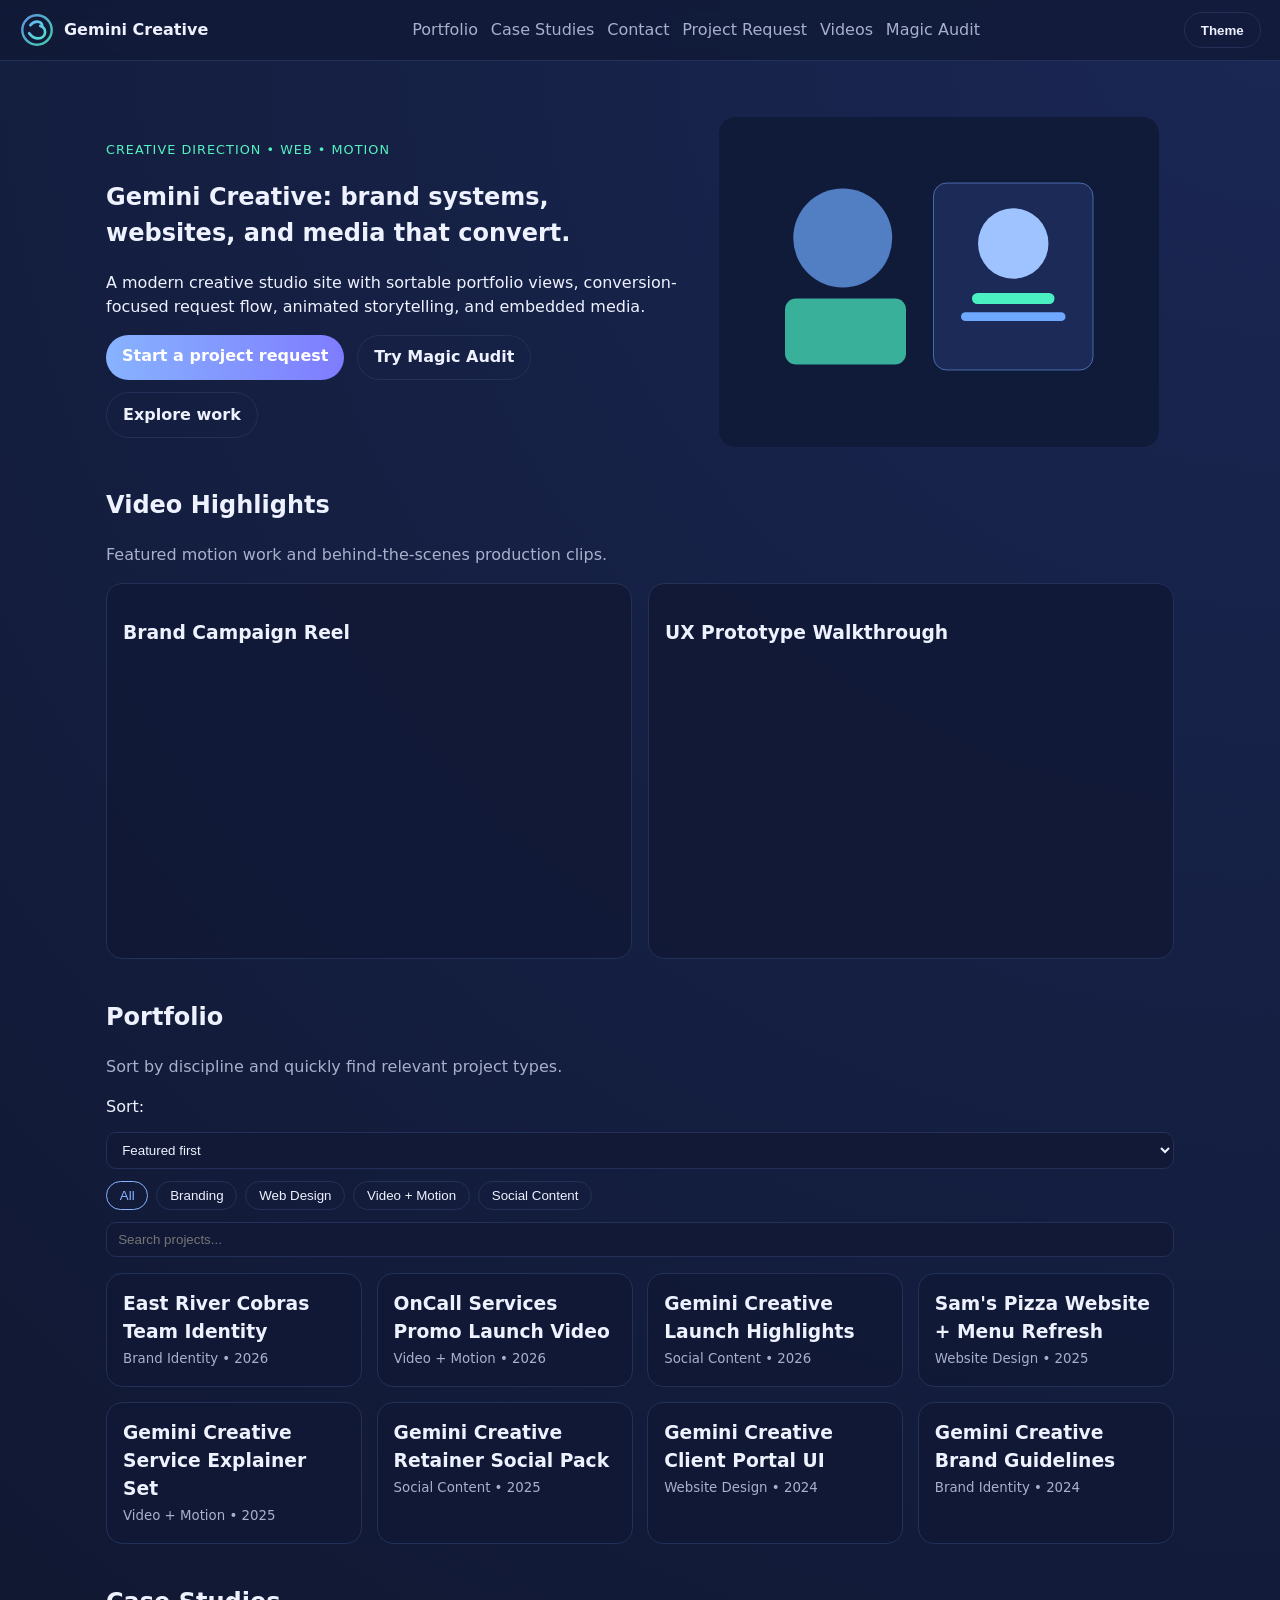
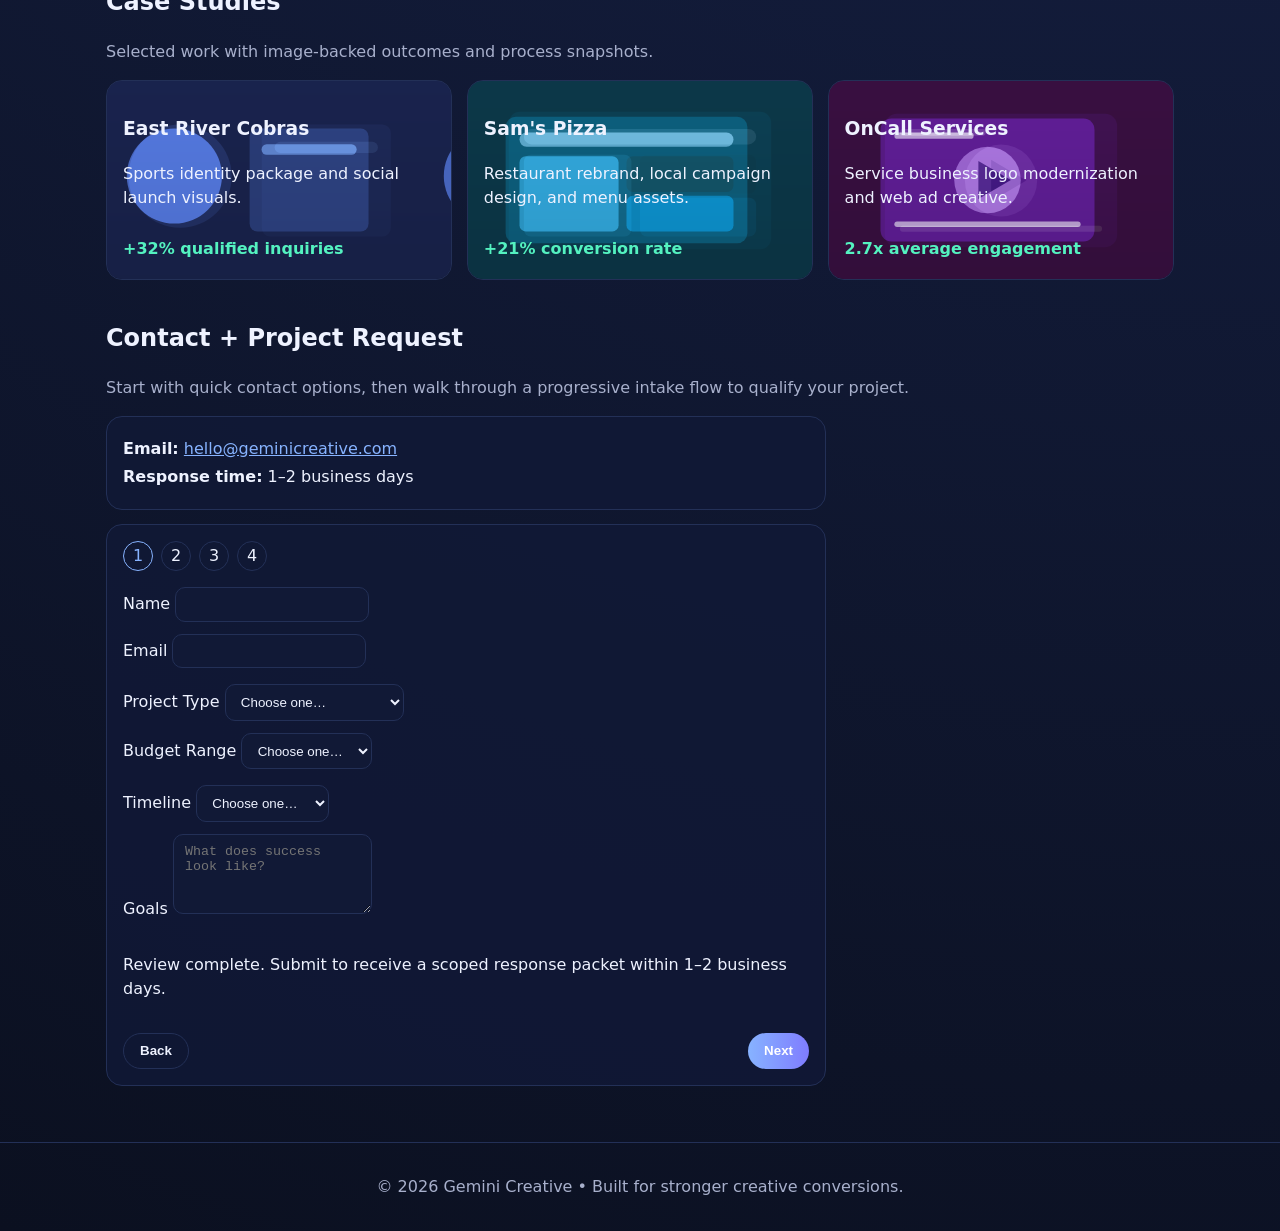
<file: index.html>
<!DOCTYPE html>
<html lang="en">
  <head>
    <meta charset="UTF-8" />
    <meta name="viewport" content="width=device-width, initial-scale=1.0" />
    <title>Gemini Creative • Portfolio</title>
    <link rel="preload" as="image" href="images/gemini-creative-transparent-logo.svg" />
    <link rel="preload" as="image" href="images/me-hero-graphic.svg" />
    <link rel="preload" as="image" href="images/case-study-branding.svg" />
    <link rel="preload" as="image" href="images/case-study-web.svg" />
    <link rel="preload" as="image" href="images/case-study-video.svg" />
    <link rel="stylesheet" href="styles.css" />
  </head>
  <body>
    <header class="site-header glass">
      <a class="brand" href="#top" aria-label="Gemini Creative home">
        <img src="images/gemini-creative-transparent-logo.svg" alt="Gemini Creative logo" class="brand__logo" />
        <span class="brand__text">Gemini Creative</span>
      </a>
      <nav aria-label="Main navigation">
        <a href="#portfolio">Portfolio</a>
        <a href="#case-studies">Case Studies</a>
        <a href="#contact">Contact</a>
        <a href="#request">Project Request</a>
        <a href="#videos">Videos</a>
        <a href="oracle-audit.html">Magic Audit</a>
      </nav>
      <button id="themeToggle" class="btn btn--ghost" aria-label="Toggle light and dark mode">Theme</button>
    </header>

    <main id="top">
      <section class="hero animate-fade-up">
        <div>
          <p class="eyebrow">Creative Direction • Web • Motion</p>
          <h1>Gemini Creative: brand systems, websites, and media that convert.</h1>
          <p>
            A modern creative studio site with sortable portfolio views, conversion-focused request flow,
            animated storytelling, and embedded media.
          </p>
          <div class="hero__actions">
            <a href="#request" class="btn">Start a project request</a>
            <a href="oracle-audit.html" class="btn btn--ghost">Try Magic Audit</a>
            <a href="#portfolio" class="btn btn--ghost">Explore work</a>
          </div>
        </div>
        <img src="images/me-hero-graphic.svg" alt="Gemini Creative hero artwork" class="hero__graphic floating" />
      </section>

      <section id="videos" class="videos animate-fade-up">
        <div class="section-heading">
          <h2>Video Highlights</h2>
          <p>Featured motion work and behind-the-scenes production clips.</p>
        </div>
        <div class="video-grid">
          <article class="card">
            <h3>Brand Campaign Reel</h3>
            <div class="video-wrap">
              <iframe src="https://www.youtube.com/embed/ScMzIvxBSi4" title="Brand campaign reel" loading="lazy" allowfullscreen></iframe>
            </div>
          </article>
          <article class="card">
            <h3>UX Prototype Walkthrough</h3>
            <div class="video-wrap">
              <iframe src="https://www.youtube.com/embed/ysz5S6PUM-U" title="UX prototype walkthrough" loading="lazy" allowfullscreen></iframe>
            </div>
          </article>
        </div>
      </section>

      <section id="portfolio" class="portfolio animate-fade-up">
        <div class="section-heading">
          <h2>Portfolio</h2>
          <p>Sort by discipline and quickly find relevant project types.</p>
        </div>
        <div class="toolbar">
          <label for="sortSelect">Sort:</label>
          <select id="sortSelect">
            <option value="featured">Featured first</option>
            <option value="name">Name (A–Z)</option>
            <option value="newest">Newest first</option>
          </select>
          <div class="chips" role="tablist" aria-label="Portfolio categories">
            <button class="chip is-active" data-filter="all">All</button>
            <button class="chip" data-filter="branding">Branding</button>
            <button class="chip" data-filter="web">Web Design</button>
            <button class="chip" data-filter="video">Video + Motion</button>
            <button class="chip" data-filter="social">Social Content</button>
          </div>
          <input id="searchInput" type="search" placeholder="Search projects..." aria-label="Search portfolio projects" />
        </div>
        <div id="portfolioGrid" class="portfolio-grid" aria-live="polite"></div>
      </section>

      <section id="case-studies" class="case-studies animate-fade-up">
        <div class="section-heading">
          <h2>Case Studies</h2>
          <p>Selected work with image-backed outcomes and process snapshots.</p>
        </div>
        <div class="case-grid">
          <article class="case" style="--bg:url('images/case-study-branding.svg')">
            <h3>East River Cobras</h3>
            <p>Sports identity package and social launch visuals.</p>
            <span>+32% qualified inquiries</span>
          </article>
          <article class="case" style="--bg:url('images/case-study-web.svg')">
            <h3>Sam's Pizza</h3>
            <p>Restaurant rebrand, local campaign design, and menu assets.</p>
            <span>+21% conversion rate</span>
          </article>
          <article class="case" style="--bg:url('images/case-study-video.svg')">
            <h3>OnCall Services</h3>
            <p>Service business logo modernization and web ad creative.</p>
            <span>2.7x average engagement</span>
          </article>
        </div>
      </section>

      <section id="contact" class="request animate-fade-up">
        <div class="section-heading">
          <h2>Contact + Project Request</h2>
          <p>
            Start with quick contact options, then walk through a progressive intake flow to qualify your project.
          </p>
        </div>
        <div id="request"></div>
        <div class="contact-quick card">
          <p><strong>Email:</strong> <a href="mailto:hello@geminicreative.com">hello@geminicreative.com</a></p>
          <p><strong>Response time:</strong> 1–2 business days</p>
        </div>
        <form id="funnelForm" class="funnel card">
          <div class="steps" aria-hidden="true">
            <span class="step is-current">1</span>
            <span class="step">2</span>
            <span class="step">3</span>
            <span class="step">4</span>
          </div>

          <div class="funnel-step" data-step="1">
            <label>Name <input required name="name" /></label>
            <label>Email <input required type="email" name="email" /></label>
          </div>
          <div class="funnel-step" data-step="2" hidden>
            <label>Project Type
              <select required name="projectType">
                <option value="">Choose one…</option>
                <option>Brand Identity</option>
                <option>Website Design</option>
                <option>Video Production</option>
                <option>Social Content System</option>
              </select>
            </label>
            <label>Budget Range
              <select required name="budget">
                <option value="">Choose one…</option>
                <option>$2k–$5k</option>
                <option>$5k–$10k</option>
                <option>$10k–$25k</option>
                <option>$25k+</option>
              </select>
            </label>
          </div>
          <div class="funnel-step" data-step="3" hidden>
            <label>Timeline
              <select required name="timeline">
                <option value="">Choose one…</option>
                <option>ASAP</option>
                <option>Within 30 days</option>
                <option>Next quarter</option>
              </select>
            </label>
            <label>Goals <textarea name="goals" rows="4" placeholder="What does success look like?"></textarea></label>
          </div>
          <div class="funnel-step" data-step="4" hidden>
            <p class="review">Review complete. Submit to receive a scoped response packet within 1–2 business days.</p>
          </div>

          <div class="funnel-actions">
            <button type="button" class="btn btn--ghost" id="backBtn" disabled>Back</button>
            <button type="button" class="btn" id="nextBtn">Next</button>
            <button type="submit" class="btn" id="submitBtn" hidden>Submit request</button>
          </div>
        </form>
      </section>
    </main>

    <button id="toTop" class="to-top" aria-label="Back to top">↑</button>

    <footer class="site-footer">
      <p>© <span id="year"></span> Gemini Creative • Built for stronger creative conversions.</p>
    </footer>

    <script src="app.js"></script>
  </body>
</html>
</file>
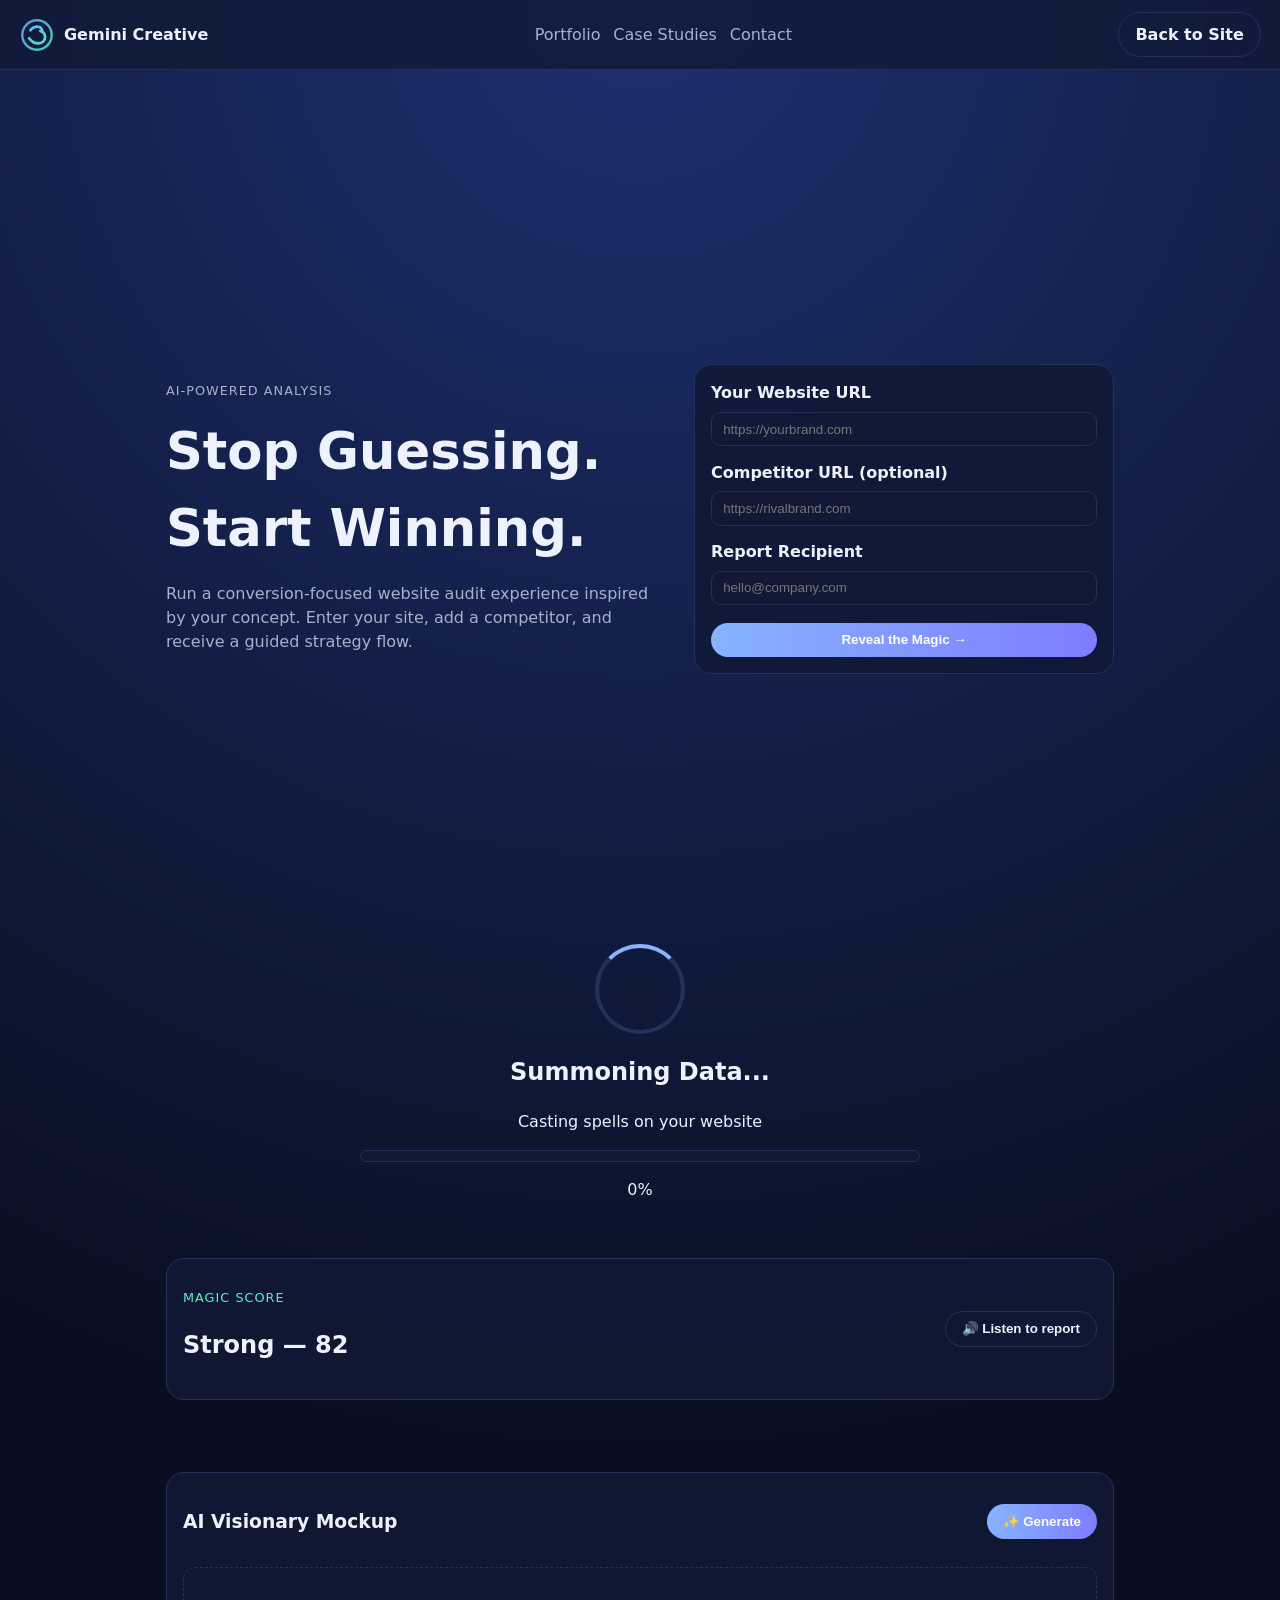
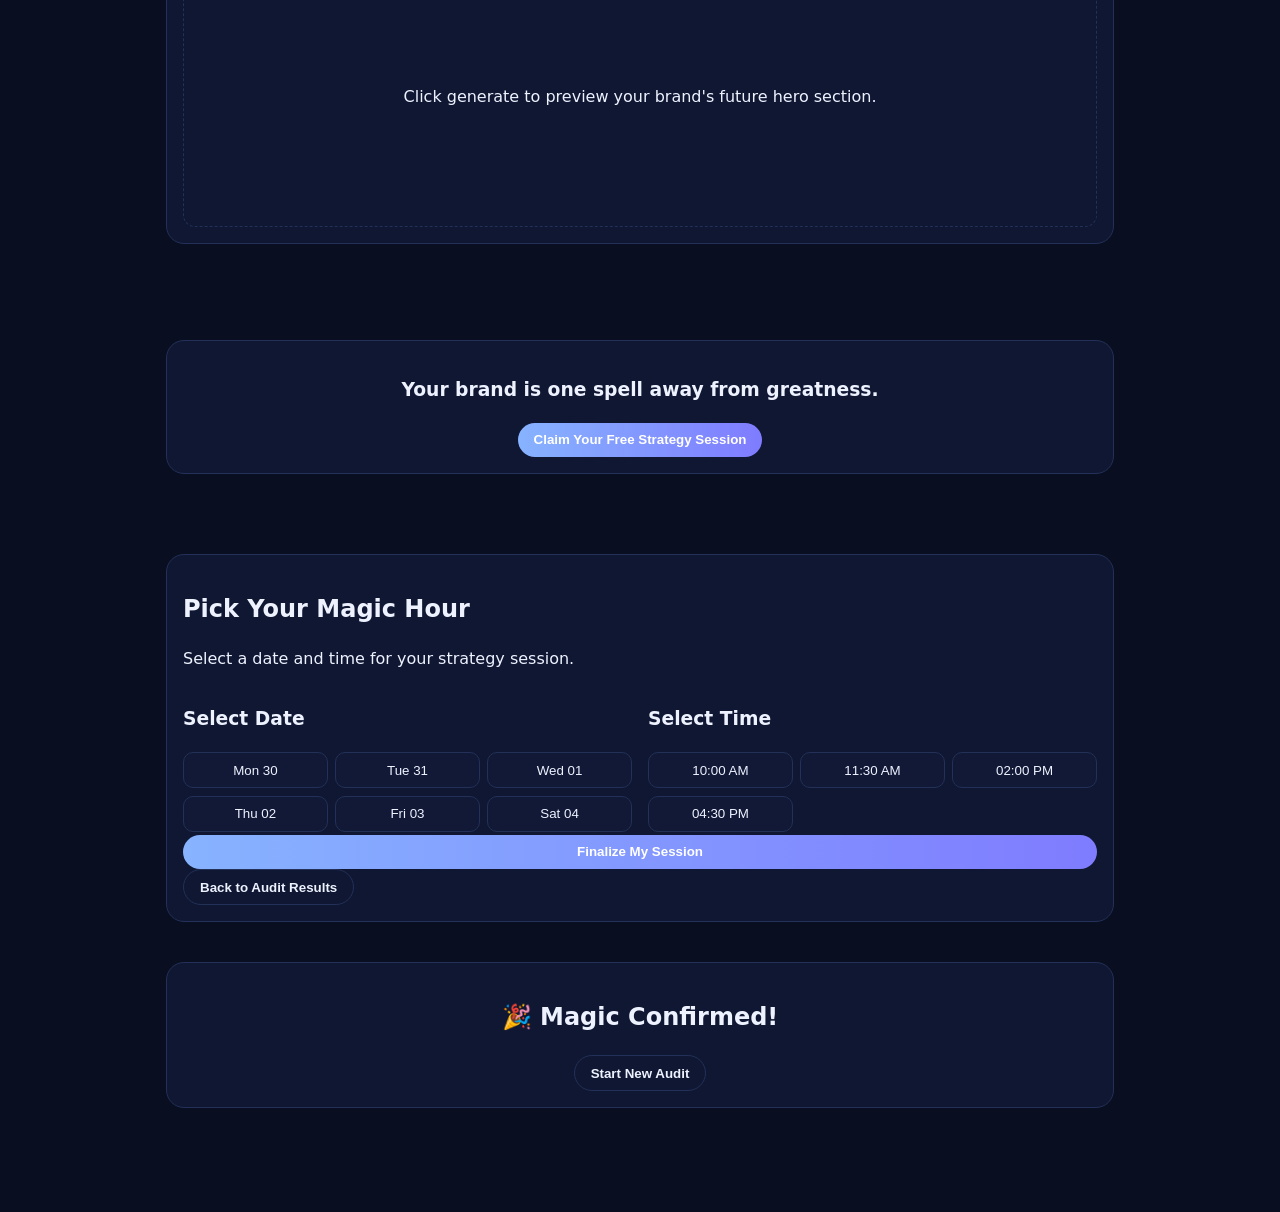
<file: oracle-audit.html>
<!DOCTYPE html>
<html lang="en">
  <head>
    <meta charset="UTF-8" />
    <meta name="viewport" content="width=device-width, initial-scale=1.0" />
    <title>Gemini Creative • Magic Audit</title>
    <link rel="stylesheet" href="styles.css" />
    <link rel="stylesheet" href="oracle-audit.css" />
  </head>
  <body class="audit-page">
    <header class="site-header glass">
      <a class="brand" href="index.html#top" aria-label="Gemini Creative home">
        <img src="images/gemini-creative-transparent-logo.svg" alt="Gemini Creative logo" class="brand__logo" />
        <span class="brand__text">Gemini Creative</span>
      </a>
      <nav aria-label="Main navigation">
        <a href="index.html#portfolio">Portfolio</a>
        <a href="index.html#case-studies">Case Studies</a>
        <a href="index.html#contact">Contact</a>
      </nav>
      <a href="index.html" class="btn btn--ghost">Back to Site</a>
    </header>

    <main class="audit-main" id="auditApp">
      <section class="audit-step" data-step="input">
        <div class="audit-intro">
          <p class="eyebrow">AI-Powered Analysis</p>
          <h1>Stop Guessing. Start Winning.</h1>
          <p>
            Run a conversion-focused website audit experience inspired by your concept. Enter your site, add a competitor,
            and receive a guided strategy flow.
          </p>
        </div>

        <form id="auditForm" class="audit-card" novalidate>
          <label>
            Your Website URL
            <input type="url" id="websiteUrl" required placeholder="https://yourbrand.com" />
          </label>
          <label>
            Competitor URL (optional)
            <input type="url" id="competitorUrl" placeholder="https://rivalbrand.com" />
          </label>
          <label>
            Report Recipient
            <input type="email" id="reportEmail" required placeholder="hello@company.com" />
          </label>
          <button class="btn audit-cta" type="submit">Reveal the Magic →</button>
        </form>
      </section>

      <section class="audit-step" data-step="scanning" hidden>
        <div class="audit-center">
          <div class="spinner" aria-hidden="true"></div>
          <h2>Summoning Data...</h2>
          <p id="scanTarget">Casting spells on your website</p>
          <div class="progress-track" role="progressbar" aria-valuemin="0" aria-valuemax="100">
            <div class="progress-fill" id="scanProgress"></div>
          </div>
          <p class="progress-text" id="scanPercent">0%</p>
        </div>
      </section>

      <section class="audit-step" data-step="report" hidden>
        <div class="audit-report-head audit-card">
          <div>
            <p class="eyebrow">Magic Score</p>
            <h2 id="magicHeadline">Strong — 82</h2>
            <p id="auditAnalyzedFor"></p>
          </div>
          <button id="listenReportBtn" class="btn btn--ghost" type="button">🔊 Listen to report</button>
        </div>

        <div class="metric-grid" id="metricGrid"></div>

        <aside id="rivalCard" class="audit-card rival-card" hidden>
          <h3>Rivalry Snapshot</h3>
          <p id="rivalText"></p>
        </aside>

        <section class="audit-card">
          <div class="vision-header">
            <h3>AI Visionary Mockup</h3>
            <button id="generateVisionBtn" class="btn" type="button">✨ Generate</button>
          </div>
          <div class="mockup-area" id="mockupArea">
            <p>Click generate to preview your brand's future hero section.</p>
          </div>
        </section>

        <section class="audit-card audit-upgrade">
          <h3>Your brand is one spell away from greatness.</h3>
          <button id="goBookingBtn" class="btn" type="button">Claim Your Free Strategy Session</button>
        </section>
      </section>

      <section class="audit-step" data-step="booking" hidden>
        <div class="audit-card">
          <h2>Pick Your Magic Hour</h2>
          <p>Select a date and time for your strategy session.</p>
          <div class="picker-grid">
            <div>
              <h3>Select Date</h3>
              <div class="choice-grid" id="dateChoices"></div>
            </div>
            <div>
              <h3>Select Time</h3>
              <div class="choice-grid" id="timeChoices"></div>
            </div>
          </div>
          <button id="finalizeBtn" class="btn audit-cta" type="button" disabled>Finalize My Session</button>
          <button id="backToReportBtn" class="btn btn--ghost" type="button">Back to Audit Results</button>
        </div>
      </section>

      <section class="audit-step" data-step="success" hidden>
        <div class="audit-card audit-center">
          <h2>🎉 Magic Confirmed!</h2>
          <p id="successSummary"></p>
          <ul id="nextSteps"></ul>
          <button id="newAuditBtn" class="btn btn--ghost" type="button">Start New Audit</button>
        </div>
      </section>
    </main>

    <script src="oracle-audit.js"></script>
  </body>
</html>
</file>
<file: styles.css>
:root {
  --bg: #0b1020;
  --surface: #111936;
  --text: #eef2ff;
  --muted: #a8b0cc;
  --accent: #87b3ff;
  --accent-2: #54f2c0;
  --border: #233057;
}

:root.light {
  --bg: #f7f9ff;
  --surface: #ffffff;
  --text: #121829;
  --muted: #4f5976;
  --accent: #2558e6;
  --accent-2: #0d9774;
  --border: #dbe4ff;
}

* { box-sizing: border-box; }
body {
  margin: 0;
  font-family: Inter, system-ui, -apple-system, Segoe UI, Roboto, sans-serif;
  background: radial-gradient(circle at top right, #1a2754, var(--bg));
  color: var(--text);
  line-height: 1.5;
}

.site-header {
  position: sticky;
  top: 0;
  z-index: 30;
  display: flex;
  align-items: center;
  justify-content: space-between;
  gap: 1rem;
  padding: 0.75rem 1.2rem;
  border-bottom: 1px solid var(--border);
}
.glass { backdrop-filter: blur(10px); background: color-mix(in oklab, var(--surface), transparent 20%); }
.brand { display: inline-flex; gap: .55rem; align-items: center; color: inherit; text-decoration: none; }
.brand__logo { width: 36px; height: 36px; }
.brand__text { font-weight: 700; }
nav { display: flex; gap: .8rem; flex-wrap: wrap; }
nav a { color: var(--muted); text-decoration: none; }
nav a:hover { color: var(--text); }

main { max-width: 1100px; margin: 0 auto; padding: 1rem; }
section { margin: 2.5rem 0; }
section[id] { scroll-margin-top: 90px; }
.section-heading p { color: var(--muted); }
.hero { display: grid; grid-template-columns: 1.1fr .9fr; gap: 1.4rem; align-items: center; }
.eyebrow { color: var(--accent-2); letter-spacing: .08em; text-transform: uppercase; font-size: .8rem; }
.hero__actions { display: flex; gap: .8rem; flex-wrap: wrap; margin-top: 1rem; }
.hero__graphic { width: 100%; max-width: 440px; justify-self: center; }

.btn {
  background: linear-gradient(90deg, var(--accent), #7f7cff);
  color: white;
  border: none;
  padding: 0.6rem 1rem;
  border-radius: 999px;
  cursor: pointer;
  text-decoration: none;
  font-weight: 600;
}
.btn--ghost { background: transparent; border: 1px solid var(--border); color: var(--text); }

.card, .funnel, .case {
  background: color-mix(in oklab, var(--surface), transparent 12%);
  border: 1px solid var(--border);
  border-radius: 16px;
  padding: 1rem;
}
.video-grid { display: grid; grid-template-columns: repeat(auto-fit, minmax(280px, 1fr)); gap: 1rem; }
.video-wrap { position: relative; padding-top: 56.25%; border-radius: 12px; overflow: hidden; }
.video-wrap iframe { position: absolute; inset: 0; width: 100%; height: 100%; border: 0; }

.toolbar { display: grid; gap: .8rem; }
.chips { display: flex; gap: .5rem; flex-wrap: wrap; }
.chip { background: transparent; border: 1px solid var(--border); color: var(--text); border-radius: 999px; padding: .35rem .8rem; cursor: pointer; }
.chip.is-active { border-color: var(--accent); color: var(--accent); }
#searchInput, select, input, textarea {
  background: var(--surface);
  color: var(--text);
  border: 1px solid var(--border);
  border-radius: 10px;
  padding: .55rem .7rem;
}
.portfolio-grid { display: grid; grid-template-columns: repeat(auto-fit, minmax(230px, 1fr)); gap: .9rem; margin-top: 1rem; }
.portfolio-item h3 { margin: 0; }
.portfolio-item small { color: var(--muted); }

.case-grid { display: grid; grid-template-columns: repeat(auto-fit, minmax(220px, 1fr)); gap: .9rem; }
.case {
  position: relative;
  overflow: hidden;
  min-height: 200px;
  background-image: linear-gradient(to bottom, rgba(0,0,0,.35), rgba(0,0,0,.65)), var(--bg);
  background-size: cover;
  background-position: center;
}
.case::before {
  content: "";
  position: absolute;
  inset: 0;
  background-image: var(--bg);
  opacity: .7;
}
.case > * { position: relative; z-index: 2; }
.case span { display: inline-block; margin-top: .7rem; color: var(--accent-2); font-weight: 700; }

.funnel { max-width: 720px; }
.contact-quick {
  max-width: 720px;
  margin-bottom: 0.9rem;
}
.contact-quick p {
  margin: 0.25rem 0;
}
.contact-quick a {
  color: var(--accent);
}
.steps { display: flex; gap: .5rem; margin-bottom: 1rem; }
.step { width: 30px; height: 30px; display: grid; place-items: center; border-radius: 50%; border: 1px solid var(--border); }
.step.is-current { border-color: var(--accent); color: var(--accent); }
.funnel-step { display: grid; gap: .75rem; margin: 1rem 0; }
.funnel-actions { display: flex; justify-content: space-between; gap: .8rem; }

.to-top {
  position: fixed;
  right: 1rem;
  bottom: 1rem;
  display: none;
  border: 1px solid var(--border);
  background: var(--surface);
  color: var(--text);
  border-radius: 50%;
  width: 44px;
  height: 44px;
}
.site-footer { border-top: 1px solid var(--border); text-align: center; padding: 1rem; color: var(--muted); }

.animate-fade-up { animation: fadeUp .65s ease both; animation-timeline: view(); animation-range: entry 10% cover 25%; }
.floating { animation: floatY 4.5s ease-in-out infinite; }

@keyframes fadeUp { from { opacity: 0; transform: translateY(20px); } to { opacity: 1; transform: translateY(0); } }
@keyframes floatY { 0%, 100% { transform: translateY(0); } 50% { transform: translateY(-8px); } }

@media (max-width: 800px) {
  .hero { grid-template-columns: 1fr; }
  nav { display: none; }
}
</file>
<file: oracle-audit.css>
.audit-page {
  min-height: 100vh;
  background: radial-gradient(circle at top, #1d2f6f, #090f21 50%);
}

.audit-main {
  max-width: 980px;
  margin: 0 auto;
  padding: 1.5rem 1rem 4rem;
}

.audit-step {
  display: grid;
  gap: 1rem;
}

.audit-step[data-step="input"] {
  grid-template-columns: 1.2fr 1fr;
  align-items: center;
  gap: 1.5rem;
  min-height: calc(100vh - 130px);
}

.audit-intro h1 {
  font-size: clamp(2rem, 4vw, 3.4rem);
  margin: 0.2rem 0 0.8rem;
}

.audit-intro p {
  color: var(--muted);
}

.audit-card {
  background: color-mix(in oklab, var(--surface), transparent 12%);
  border: 1px solid var(--border);
  border-radius: 18px;
  padding: 1rem;
}

#auditForm {
  display: grid;
  gap: 0.9rem;
}

#auditForm label {
  display: grid;
  gap: 0.4rem;
  font-weight: 600;
}

.audit-cta {
  width: 100%;
  margin-top: 0.2rem;
}

.audit-center {
  text-align: center;
}

.spinner {
  width: 90px;
  height: 90px;
  border-radius: 50%;
  border: 4px solid var(--border);
  border-top-color: var(--accent);
  margin: 0 auto 1rem;
  animation: spin 0.9s linear infinite;
}

@keyframes spin {
  to {
    transform: rotate(360deg);
  }
}

.progress-track {
  width: min(560px, 100%);
  height: 12px;
  background: var(--surface);
  border: 1px solid var(--border);
  border-radius: 999px;
  overflow: hidden;
  margin: 1rem auto 0.5rem;
}

.progress-fill {
  height: 100%;
  width: 0;
  background: linear-gradient(90deg, var(--accent), #8f63ff);
  transition: width 0.25s ease;
}

.audit-report-head {
  display: flex;
  justify-content: space-between;
  align-items: center;
  gap: 1rem;
}

.metric-grid {
  display: grid;
  grid-template-columns: repeat(auto-fit, minmax(180px, 1fr));
  gap: 0.8rem;
}

.metric-card {
  padding: 0.9rem;
}

.metric-card p {
  margin: 0;
  color: var(--muted);
}

.metric-card strong {
  font-size: 1.7rem;
}

.rival-card {
  border-color: color-mix(in srgb, #e45454, var(--border));
}

.vision-header {
  display: flex;
  justify-content: space-between;
  align-items: center;
  gap: 0.8rem;
}

.mockup-area {
  margin-top: 0.8rem;
  min-height: 260px;
  border: 1px dashed var(--border);
  border-radius: 12px;
  display: grid;
  place-items: center;
  overflow: hidden;
}

.mockup-area img {
  width: 100%;
  height: 100%;
  object-fit: cover;
}

.audit-upgrade {
  text-align: center;
}

.picker-grid {
  display: grid;
  grid-template-columns: repeat(2, minmax(0, 1fr));
  gap: 1rem;
}

.choice-grid {
  display: grid;
  grid-template-columns: repeat(3, minmax(0, 1fr));
  gap: 0.45rem;
}

.choice {
  border: 1px solid var(--border);
  background: var(--surface);
  color: var(--text);
  padding: 0.6rem;
  border-radius: 10px;
  cursor: pointer;
}

.choice.is-selected {
  border-color: var(--accent);
  box-shadow: 0 0 0 1px var(--accent) inset;
}

#nextSteps {
  margin: 0.4rem auto 0;
  text-align: left;
  max-width: 640px;
}

#nextSteps li {
  margin: 0.4rem 0;
}

@media (max-width: 860px) {
  .audit-step[data-step="input"],
  .picker-grid {
    grid-template-columns: 1fr;
  }
}
</file>
